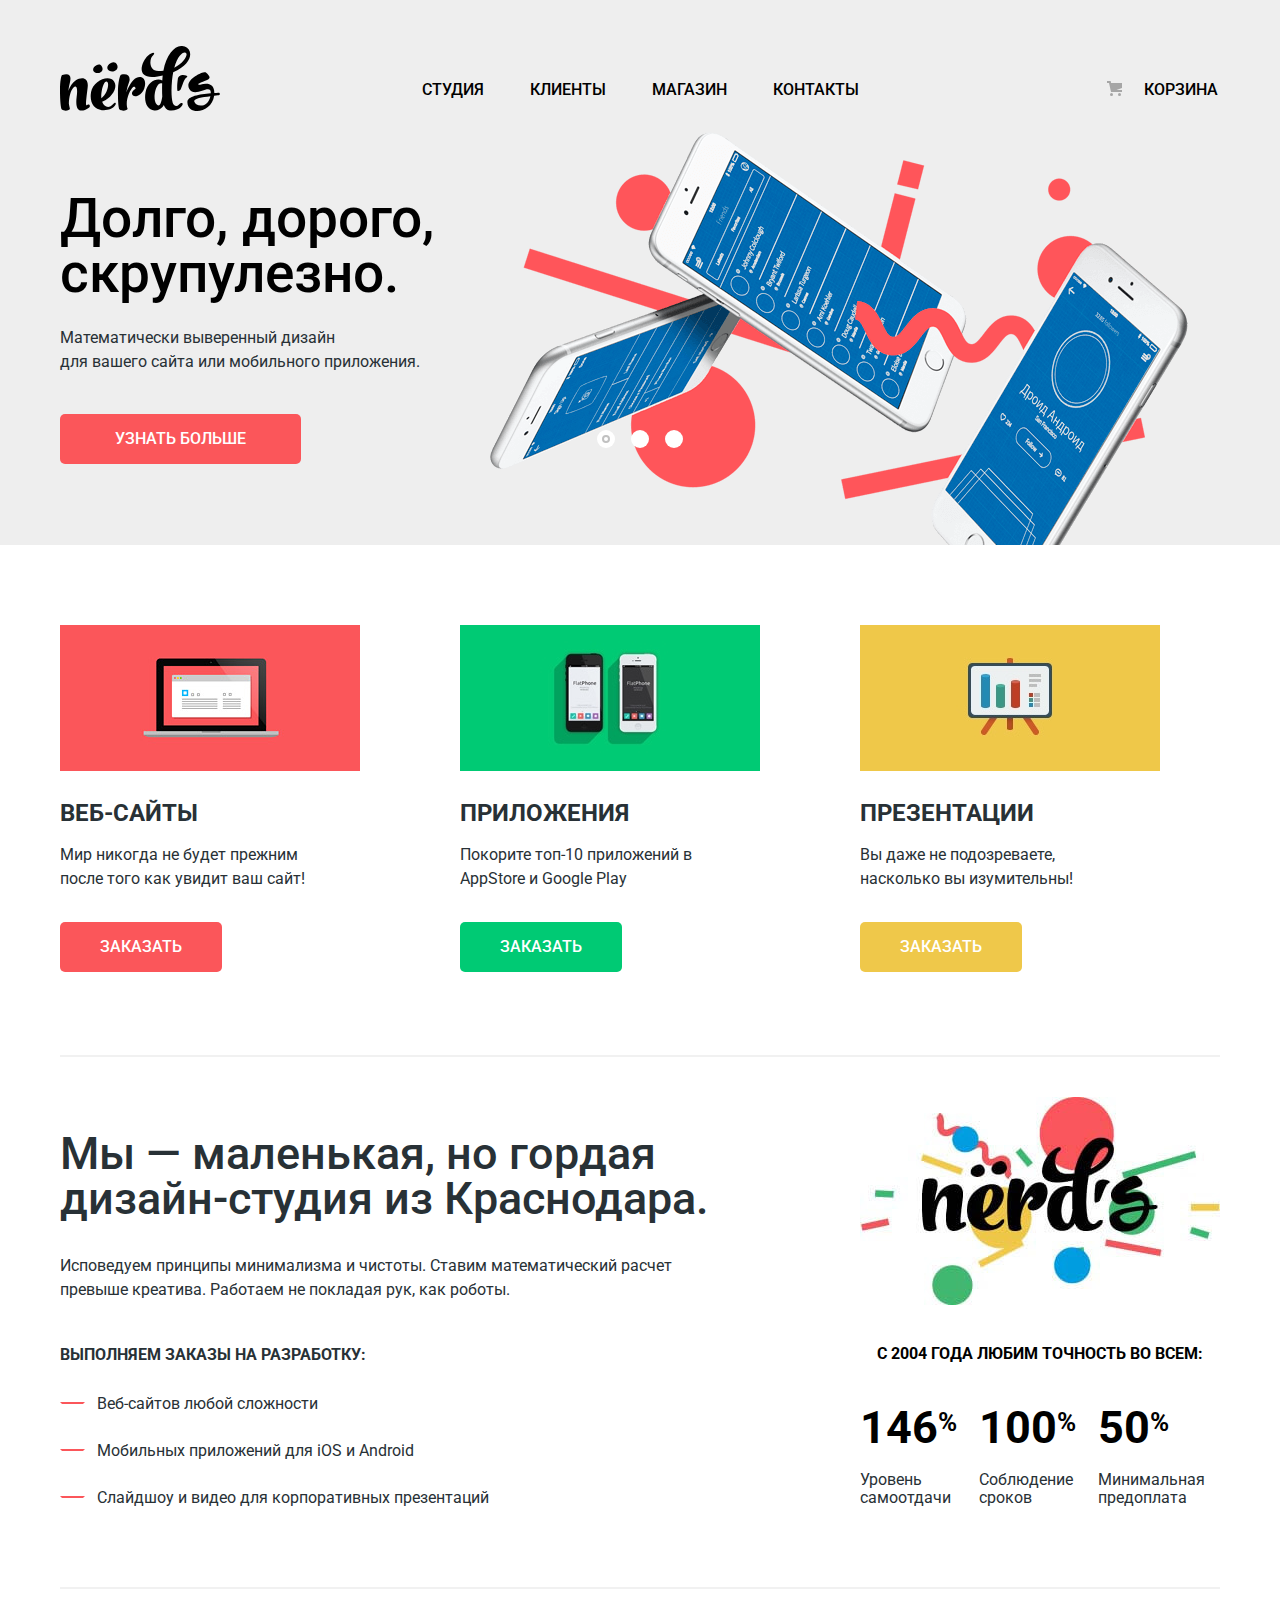
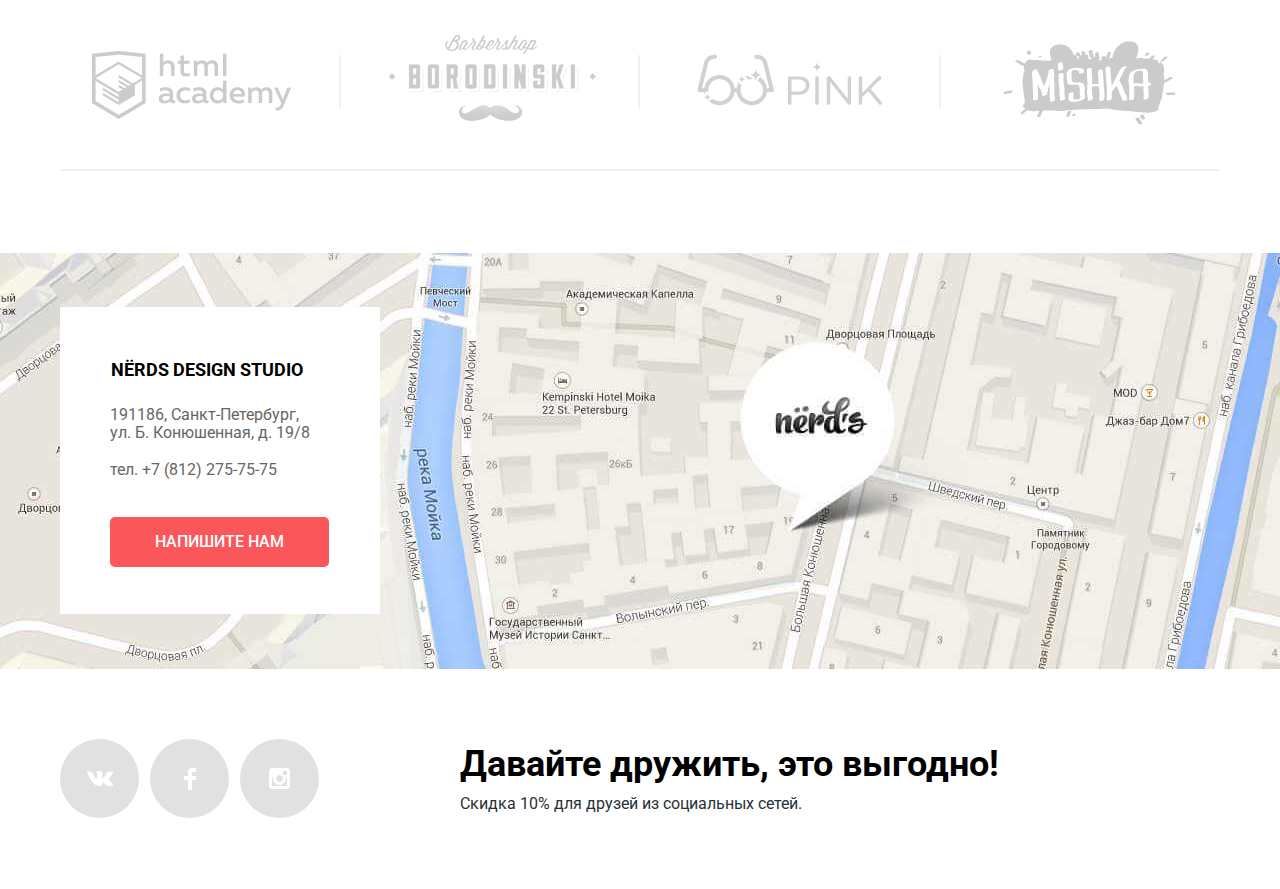
<file: index.html>
<!DOCTYPE html>
<html lang="ru">

<head>
  <meta charset="UTF-8">
  <title>Дизайн-студия NERD'S</title>
  <meta name="format-detection" content="telephone=no">
  <link href="https://fonts.googleapis.com/css?family=Roboto:400,500,700&amp;subset=cyrillic" rel="stylesheet">
  <link href="css/normalize.css" rel="stylesheet">
  <link href="css/style-min.css" rel="stylesheet">
</head>

<body>
  <header class="main-header">
    <div class="wrapper">
      <nav class="main-nav">
        <a class="main-header-logo" href="#">
          <img src="img/nerds-logo.svg" width="160" height="65" alt="Логотип нердс">
        </a>
        <ul class="main-nav-menu">
          <li class="menu-item"><a href="index.html">Студия</a></li>
          <li class="menu-item"><a href="clients.html">Клиенты</a></li>
          <li class="menu-item"><a href="catalog.html">Магазин</a></li>
          <li class="menu-item"><a href="contacts.html">Контакты</a></li>
          <li class="menu-item menu-item-cart"><a href="cart.html">Корзина</a></li>
        </ul>
      </nav>
      <div class="header-slider">
        <div class="slider-switches">
          <span class="checked"></span>
          <span></span>
          <span></span>
        </div>
        <ul class="sliders">
          <li class="slide-1">
            <div class="slider-info">
              <h1 class="visually-hidden">Дизайн студия NERD'S</h1>
              <b>Долго, дорого, скрупулезно.</b>
              <p>Математически выверенный дизайн
                <br> для вашего сайта или мобильного приложения.</p>
              <a class="button header-info-btn" href="#">УЗНАТЬ БОЛЬШЕ</a>
            </div>
          </li>
          <li class="slide-2 visually-hidden">
            <div class="slider-info">
              <h1 class="visually-hidden">Дизайн студия NERD'S</h1>
              <b>Любим математику как никто другой</b>
              <p>Никакого креатива, только математические формулы для расчета идеальных пропорций.</p>
              <a class="button header-info-btn" href="#">УЗНАТЬ БОЛЬШЕ</a>
            </div>
          </li>
          <li class="slide-3 visually-hidden">
            <div class="slider-info">
              <h1 class="visually-hidden">Дизайн студия NERD'S</h1>
              <b>Только ночь,<br> только хардкор</b>
              <p>Работать днем, как все? Мы против этого.
                <br> Ближе к полуночи работа только начинается.</p>
              <a class="button header-info-btn" href="#">УЗНАТЬ БОЛЬШЕ</a>
            </div>
          </li>
        </ul>
      </div>
    </div>
  </header>
  <section class="services">
    <div class="wrapper">
      <h2 class="visually-hidden">Услуги компании</h2>
      <div class="services-item">
        <img src="img/illustration-1-jpg.jpg" width="300" height="146" alt="Картинка веб-сайта">
        <h3>Веб-сайты</h3>
        <p>Мир никогда не будет прежним после того как увидит ваш сайт!</p>
        <a class="button red" href="#">ЗАКАЗАТЬ</a>
      </div>
      <div class="services-item">
        <img src="img/illustration-2-jpg.jpg" width="300" height="146" alt="Картинка мобильного приложения">
        <h3>Приложения</h3>
        <p>Покорите топ-10 приложений в AppStore и Google Play</p>
        <a class="button green" href="#">ЗАКАЗАТЬ</a>
      </div>
      <div class="services-item sevices-item-present">
        <img src="img/illustration-3-jpg.jpg" width="300" height="146" alt="Картинка презентации">
        <h3>Презентации</h3>
        <p>Вы даже не подозреваете, насколько вы изумительны!</p>
        <a class="button yellow" href="#">ЗАКАЗАТЬ</a>
      </div>
    </div>
  </section>
  <section class="description">
    <div class="wrapper">
      <h2 class="visually-hidden">Описание студии NERD'S</h2>
      <div class="description-block-left">
        <b>Мы — маленькая, но гордая дизайн-студия из Краснодара.</b>
        <p>Исповедуем принципы минимализма и чистоты. Ставим математический расчет превыше креатива. Работаем не покладая рук, как роботы.</p>
        <strong>Выполняем заказы на разработку:</strong>
        <ul class="descripion-services">
          <li class="description-services-item">Веб-сайтов любой сложности</li>
          <li class="description-services-item">Мобильных приложений для iOS и Android</li>
          <li class="description-services-item">Слайдшоу и видео для корпоративных презентаций</li>
        </ul>
      </div>
      <div class="description-block-right">
        <img src="img/nerds-illustration.jpg" width="360" height="208" alt="Картинка логотипа NERD'S">
        <strong>с 2004 года Любим точность во всем:</strong>
        <ul class="percent-ratio">
          <li>
            <b>146</b><sup>&#37;</sup>
            <span>Уровень самоотдачи</span>
          </li>
          <li>
            <b>100</b><sup>&#37;</sup>
            <span>Соблюдение сроков</span>
          </li>
          <li>
            <b>50</b><sup>&#37;</sup>
            <span>Минимальная предоплата</span>
          </li>
        </ul>
      </div>
    </div>
  </section>
  <section class="links">
    <div class="wrapper">
      <h2 class="visually-hidden">Ссылки на наших партнеров</h2>
      <ul class="links-list">
        <li>
          <a href="https://htmlacademy.ru/intensive/htmlcss">
            <img src="img/logo-1.png" width="260" height="180" alt="Картинка логотипа HTML Academy">
          </a>
        </li>
        <li>
          <a href="#">
            <img src="img/logo-2.png" width="260" height="180" alt="Картинка логотипа Барбершоп Бородинский">
          </a>
        </li>
        <li>
          <a href="#">
            <img src="img/logo-3.png" width="260" height="180" alt="Картинка логотипа Пинк">
          </a>
        </li>
        <li>
          <a href="#">
            <img src="img/logo-4.png" width="260" height="180" alt="Картинка логотипа Мишка">
          </a>
        </li>
      </ul>
    </div>
  </section>
  <section class="map">
    <div class="wrapper">
      <h2 class="visually-hidden">Наши контакты и адрес на карте</h2>
      <div class="map-contacts">
        <h3>NЁRDS DESIGN STUDIO</h3>
        <p>191186, Санкт-Петербург, ул. Б. Конюшенная, д. 19/8</p>
        <p>тел. +7 (812) 275-75-75</p>
        <a class="button map-btn" href="writeus.html">Напишите нам</a>
      </div>
    </div>
  </section>
  <footer class="main-footer">
    <div class="wrapper">
      <ul class="footer-social">
        <li><a class="social-icon vk-icon" href="#"><span class="visually-hidden">ВКонтакте</span></a></li>
        <li><a class="social-icon fb-icon" href="#"><span class="visually-hidden">Фейсбук</span></a></li>
        <li><a class="social-icon insta-icon" href="#"><span class="visually-hidden">Инстаграм</span></a></li>
      </ul>
      <p class="footer-promo">
        <b>Давайте дружить, это выгодно!</b>
        <span>Скидка 10% для друзей из социальных сетей.</span>
      </p>
    </div>
  </footer>
  <section class="modal">
    <div class="wrapper">
      <h2>Напишите нам</h2>
      <form class="modal-form" action="https://echo.htmlacademy.ru" method="post">
        <p>
          <label for="form-name">Ваше имя:</label>
          <input id="form-name" type="text" name="name" placeholder="Имя Фамилия">
        </p>
        <p>
          <label for="form-email">Ваш e-mail:</label>
          <input id="form-email" type="email" name="email" placeholder="email@example.com">
        </p>
        <p>
          <label for="form-message">Текст письма:</label>
          <textarea id="form-message" name="message">
            В свободной форме
          </textarea>
        </p>
        <button class="button" type="submit">ОТПРАВИТЬ</button>
      </form>
      <span class="modal-close"><span class="visually-hidden">закрыть модальное окно</span></span>
    </div>
  </section>
</body>

</html>
</file>
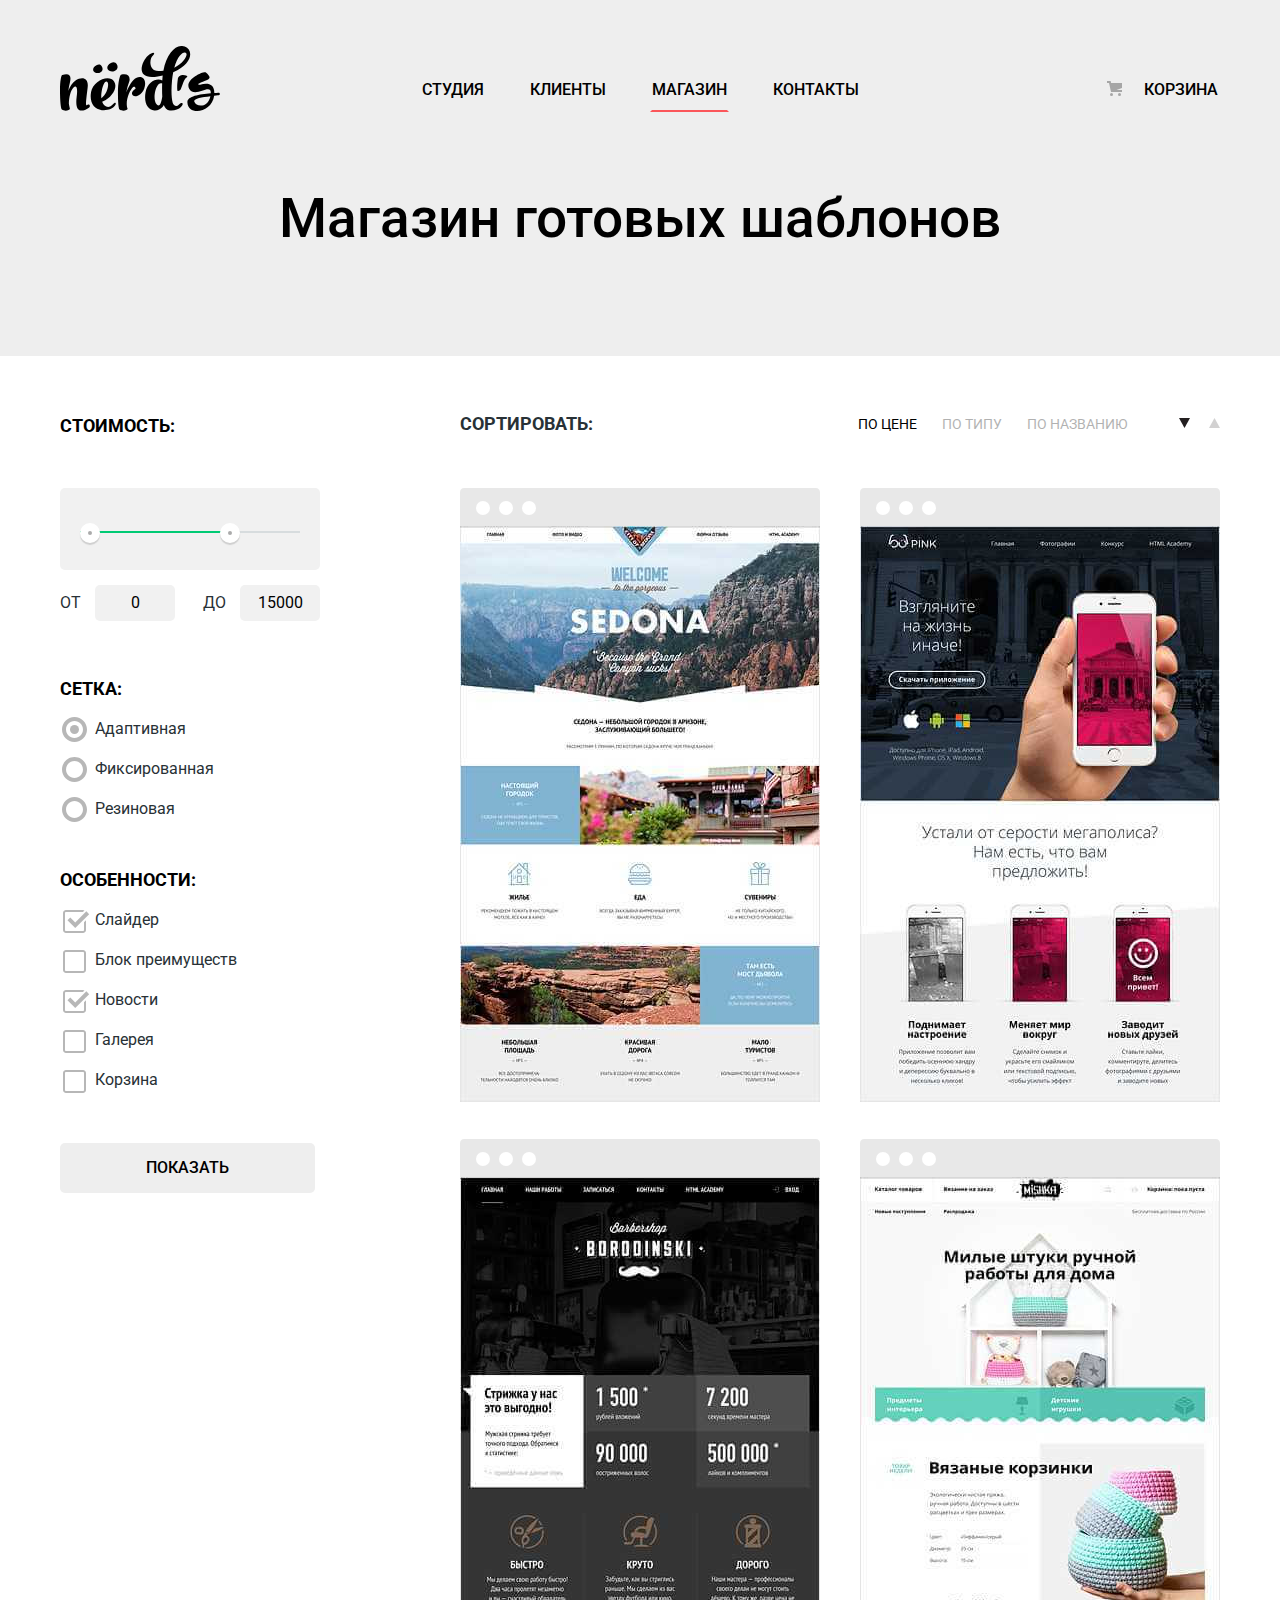
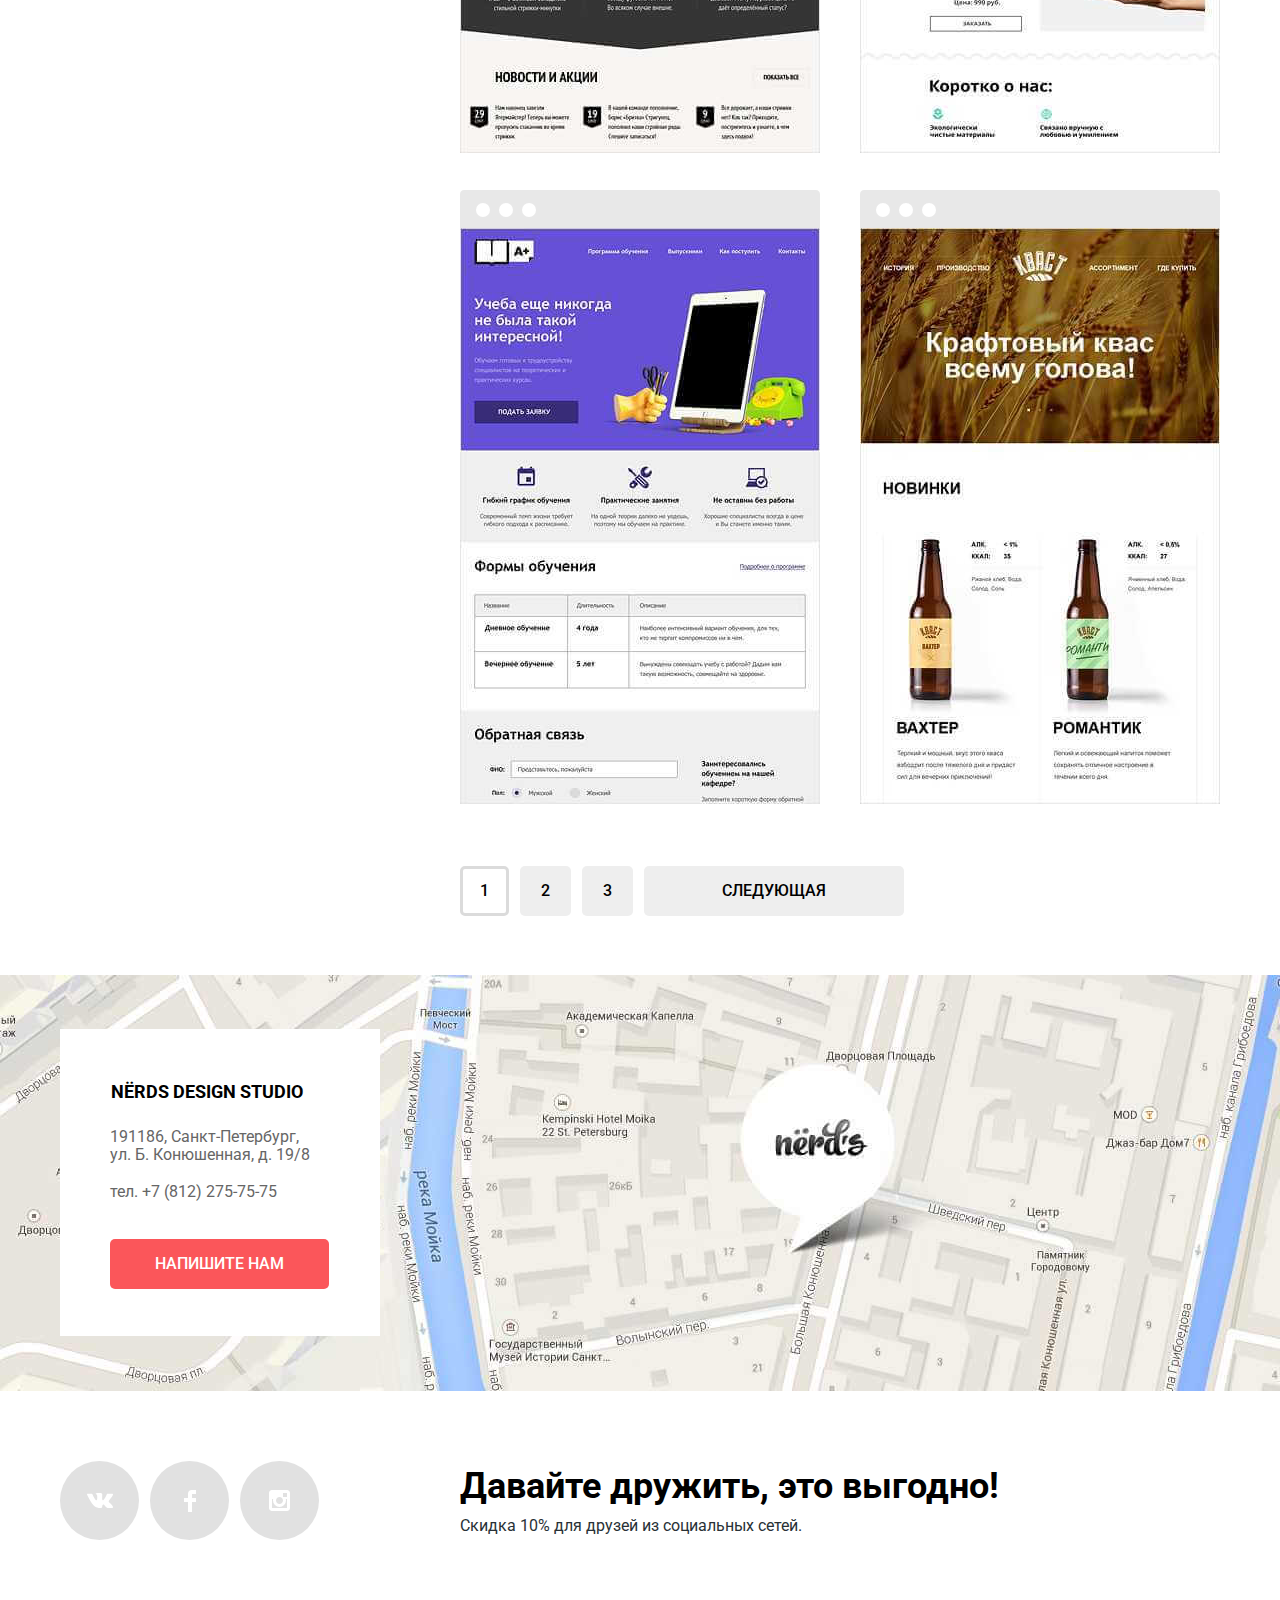
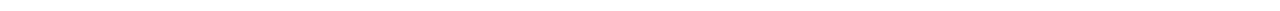
<file: catalog.html>
<!DOCTYPE html>
<html lang="ru">
<head>
  <meta charset="UTF-8">
  <title>Дизайн-студия NERD'S</title>
  <meta name="format-detection" content="telephone=no">
  <link href="https://fonts.googleapis.com/css?family=Roboto:400,500,700&amp;subset=cyrillic" rel="stylesheet">
  <link href="css/normalize.css" rel="stylesheet">
  <link href="css/style-min.css" rel="stylesheet">
</head>
<body class="catalog-page">
  <header class="main-header">
    <div class="wrapper">
      <nav class="main-nav">
        <a class="main-header-logo" href="index.html">
          <img src="img/nerds-logo.svg" width="160" height="65" alt="Логотип">
        </a>
        <ul class="main-nav-menu">
          <li class="menu-item"><a href="index.html">Студия</a></li>
          <li class="menu-item"><a href="clients.html">Клиенты</a></li>
          <li class="menu-item menu-item-active"><a href="catalog.html">Магазин</a></li>
          <li class="menu-item"><a href="contacts.html">Контакты</a></li>
          <li class="menu-item menu-item-cart"><a href="cart.html">Корзина</a></li>
        </ul>
      </nav>
      <h1>Магазин готовых шаблонов</h1>
    </div>
  </header>
  <main class="main-catalog">
    <div class="wrapper">
      <section class="filters">
        <h2 class="visually-hidden">Каталог шаблонов</h2>
        <form class="filter" method="get" action="https://echo.htmlacademy.ru">
          <fieldset class="filter-item">
            <legend>Стоимость:</legend>
            <div class="range-filter">
              <div class="range-controls">
                <div class="scale">
                  <div class="bar" style="width:65%"></div>
                </div>
                <div class="toggle toggle-min"></div>
                <div class="toggle toggle-max"></div>
              </div>
              <div class="price-controls">
                <label class="min-price">от
                  <input name="min-price" type="text" value="0">
                </label>
                <label class="max-price">до
                  <input name="max-price" type="text" value="15000">
                </label>
              </div>
            </div>
          </fieldset>
          <fieldset class="grid-group">
            <legend>Сетка:</legend>
            <ul>
              <li class="filter-option">
                <input class="visually-hidden filter-input filter-input-radio" type="radio" name="product-group" value="adaptive" id="adaptive-item" checked>
                <label for="adaptive-item">Адаптивная</label>
              </li>
              <li class="filter-option">
                <input class="visually-hidden filter-input filter-input-radio" type="radio" name="product-group" value="fixed" id="fixed-item">
                <label for="fixed-item">Фиксированная</label>
              </li>
              <li class="filter-option">
                <input class="visually-hidden filter-input filter-input-radio" type="radio" name="product-group" value="grid" id="grid-item">
                <label for="grid-item">Резиновая</label>
              </li>
            </ul>
          </fieldset>
          <fieldset class="features">
            <legend>Особенности:</legend>
            <ul>
              <li class="filter-option">
                <input class="visually-hidden filter-input filter-input-checkbox" type="checkbox" name="slider" id="slider-item" checked>
                <label for="slider-item">Слайдер</label>
              </li>
              <li class="filter-option">
                <input class="visually-hidden filter-input filter-input-checkbox" type="checkbox" name="features" id="features-item">
                <label for="features-item">Блок преимуществ</label>
              </li>
              <li class="filter-option">
                <input class="visually-hidden filter-input filter-input-checkbox" type="checkbox" name="news" id="news-item" checked>
                <label for="news-item">Новости</label>
              </li>
              <li class="filter-option">
                <input class="visually-hidden filter-input filter-input-checkbox" type="checkbox" name="gallery" id="gallery-item">
                <label for="gallery-item">Галерея</label>
              </li>
              <li class="filter-option">
                <input class="visually-hidden filter-input filter-input-checkbox" type="checkbox" name="cart" id="cart-item">
                <label for="cart-item">Корзина</label>
              </li>
            </ul>
          </fieldset>
          <button type="submit" class="filter-button button">Показать</button>
        </form>
      </section>
      <section class="catalog">
        <h2 class="visually-hidden">Форма рассчета стоимости</h2>
        <div class="catalog-filter">
          <b>Сортировать:</b>
          <ul class="catalog-filter-menu">
            <li class="filter-menu-item filter-menu-active"><a>По цене</a></li>
            <li class="filter-menu"><a href="#">По типу</a></li>
            <li class="filter-menu"><a href="#">По названию</a></li>
          </ul>
          <ul class="filter-triangles">
            <li class="filter-triangle"><a class="filter-triangle-down filter-tiangle-active"><span class="visually-hidden">по убыванию</span></a></li>
            <li class="filter-triangle"><a class="filter-triangle-up" href="#"><span class="visually-hidden">по возрастанию</span></a></li>
          </ul>
        </div>
        <div class="catalog-product">
          <article class="product-item item-sedona">
            <h1 class="visually-hidden">Шаблон сайта Седона</h1>
            <div class="top">
              <img src="img/browser.svg" width="360" height="43" alt="Верхняя панель шаблона макета Седона">
            </div>
            <img src="img/img-sedona.jpg" width="360" height="575" alt="Макет Седона">
            <div class="product-description description-sedona">
              <a href="#"><h3>Sedona</h3></a>
              <p>Информационный сайт для туристов</p>
              <a class="button product-description-btn" href="#">9 900 руб.</a>
            </div>
          </article>
          <article class="product-item item-pink">
            <h1 class="visually-hidden">Шаблон приложения Пинк</h1>
            <div class="top">
              <img src="img/browser.svg" width="360" height="43" alt="Верхняя панель шаблона макета Пинк">
            </div>
            <img src="img/img-pink.jpg" width="360" height="575" alt="Макет приложения Пинк">
            <div class="product-description description-pink">
              <a href="#"><h3>Pink App</h3></a>
              <p>Продуктовый приложения для iOS и Android</p>
              <a class="button product-description-btn" href="#">9 900 руб.</a>
            </div>
          </article>
          <article class="product-item item-barbershop">
            <h1 class="visually-hidden">Макет сайта Барбершоп</h1>
            <div class="top">
              <img src="img/browser.svg" width="360" height="43" alt="Верхняя панель шаблона макета Барбершоп">
            </div>
            <img src="img/img-barbershop.jpg" width="360" height="575" alt="Макет Барбершоп">
            <div class="product-description description-barbershop">
              <a href="#"><h3>Barbershop</h3></a>
              <p>Сайт салоны красоты. Для мужчин, да.</p>
              <a class="button product-description-btn" href="#">9 900 руб.</a>
            </div>
          </article>
          <article class="product-item item-mishka">
            <h1 class="visually-hidden">Макет сайта Мишка</h1>
            <div class="top">
              <img src="img/browser.svg" width="360" height="43" alt="Верхняя панель шаблона макета Мишка">
            </div>
            <img src="img/img-mishka.jpg" width="360" height="575" alt="Макет интернет-магазина Мишка">
            <div class="product-description description-mishka">
              <a href="#"><h3>MISHKA</h3></a>
              <p>Интернет-магазин вязаных игрушек</p>
              <a class="button product-description-btn" href="#">9 900 руб.</a>
            </div>
          </article>
          <article class="product-item item-aplus">
            <div class="top">
              <img src="img/browser.svg" width="360" height="43" alt="Верхняя панель шаблона макета А Плюс">
            </div>
            <img src="img/img-aplus.jpg" width="360" height="575" alt="Макет А Плюс">
            <div class="product-description description-aplus">
              <a href="#"><h3>A Plus</h3></a>
              <p>Лендинг курсов повышения квалификации</p>
              <a class="button product-description-btn" href="#">9 900 руб.</a>
            </div>
          </article>
          <article class="product-item item-kvast">
            <h1 class="visually-hidden">Макет сайта Кваст</h1>
            <div class="top">
              <img src="img/browser.svg" width="360" height="43" alt="Верхняя панель шаблона макета Кваст">
            </div>
            <img src="img/img-kvast.jpg" width="360" height="575" alt="Макет Кваст">
            <div class="product-description description-kvast">
              <a href="#"><h3>КВАСТ</h3></a>
              <p>Промо-сайт производителя крафтового кваса</p>
              <a class="button product-description-btn" href="#">9 900 руб.</a>
            </div>
          </article>
        </div>
        <ul class="pagination-list">
          <li class="pagination-item pagination-item-active"><a href="#">1</a></li>
          <li class="pagination-item"><a href="#">2</a></li>
          <li class="pagination-item"><a href="#">3</a></li>
          <li class="pagination-item pagination-button"><a href="#">следующая</a></li>
        </ul>
      </section>
    </div>
  </main>
  <section class="map">
    <div class="wrapper">
      <h2 class="visually-hidden">Наши контакты и адрес на карте</h2>
      <div class="map-contacts">
        <h3>NЁRDS DESIGN STUDIO</h3>
        <p>191186, Санкт-Петербург, ул. Б. Конюшенная, д. 19/8</p>
        <p>тел. +7 (812) 275-75-75</p>
        <a class="button map-btn" href="writeus.html">Напишите нам</a>
      </div>
    </div>
  </section>
  <footer class="main-footer">
    <div class="wrapper">
      <ul class="footer-social">
        <li><a class="social-icon vk-icon" href="#"><span class="visually-hidden">ВКонтакте</span></a></li>
        <li><a class="social-icon fb-icon" href="#"><span class="visually-hidden">Фейсбук</span></a></li>
        <li><a class="social-icon insta-icon" href="#"><span class="visually-hidden">Инстаграм</span></a> </li>
      </ul>
      <p class="footer-promo">
        <b>Давайте дружить, это выгодно!</b>
        <span>Скидка 10% для друзей из социальных сетей.</span>
      </p>
    </div>
  </footer>
  <section class="modal">
    <div class="wrapper">
      <h2>Напишите нам</h2>
      <form class="modal-form" action="https://echo.htmlacademy.ru" method="post">
        <p>
          <label for="form-name">Ваше имя:</label>
          <input id="form-name" type="text" name="name" placeholder="Имя Фамилия">
        </p>
        <p>
          <label for="form-email">Ваш e-mail:</label>
          <input id="form-email" type="email" name="email" placeholder="email@example.com">
        </p>
        <p>
          <label for="form-message">Текст письма:</label>
          <textarea id="form-message" name="message">
            В свободной форме
          </textarea>
        </p>
        <button class="button modal-btn" type="submit">ОТПРАВИТЬ</button>
      </form>
      <span class="modal-close"><span class="visually-hidden">закрыть модальное окно</span></span>
    </div>
  </section>
</body>
</html>
</file>
<file: css/style-min.css>
body{margin:0;padding:0;font-family:"Roboto",Arial,sans-serif;font-size:16px;line-height:24px;font-weight:400;color:#283136;background-color:#fff}
a{text-decoration:none}
img{width:100%;height:auto}
html{-webkit-box-sizing:border-box;box-sizing:border-box}
*,*::before,*::after{-webkit-box-sizing:inherit;box-sizing:inherit}
.visually-hidden:not(:focus):not(:active),input[type="checkbox"].visually-hidden,input[type="radio"].visually-hidden{position:absolute;width:1px;height:1px;margin:-1px;border:0;padding:0;white-space:nowrap;-webkit-clip-path:inset(100%);clip-path:inset(100%);clip:rect(0 0 0 0);overflow:hidden}
.button{font:inherit;display:inline-block;padding:16px 40px;font-weight:500;line-height:18px;text-align:center;vertical-align:middle;text-transform:uppercase;color:#fff;border:none;border-radius:5px;background-color:#fb565a}
.main-nav-menu,.sliders,.slider-switches,.descripion-services,.percent-ratio,.links-list,.footer-social{margin:0;padding:0;list-style:none}
.main-header-logo img{width:160px;height:65px}
.main-header-logo:hover{opacity:.8}
.main-header-logo:focus,.main-header-logo:active{opacity:.3}
.main-nav-menu a:hover{color:rgb(251,86,90)}
.main-nav-menu a:focus,.main-nav-menu a:active{color:rgba(0,0,0,.3)}
.main-header{min-width:1160px;background-color:#eee;margin-bottom:80px}
.main-header .wrapper{width:1160px;margin:0 auto}
.main-nav{display:-webkit-box;display:-ms-flexbox;display:flex;-webkit-box-align:center;-ms-flex-align:center;align-items:center;padding-top:46px}
.main-header-logo{margin-right:200px}
.main-nav-menu{display:-webkit-box;display:-ms-flexbox;display:flex;-ms-flex-wrap:wrap;flex-wrap:wrap;-webkit-box-align:center;-ms-flex-align:center;align-items:center;width:800px;margin-top:20px}
.main-nav-menu li{margin-right:42px}
.main-nav-menu .menu-item-cart{position:relative;margin-left:auto;margin-right:0;padding-left:45px}
.menu-item-cart::before{content:"";position:absolute;width:18px;height:18px;top:8px;left:10px;background-image:url("../img/cart-icon.svg");background-repeat:no-repeat;background-position:0 0}
.menu-item a{display:block;padding-bottom:5px;font-weight:500;line-height:30px;text-decoration:none;text-transform:uppercase;vertical-align:bottom;text-align:center;border:2px solid transparent;color:#000}
.menu-item-active a{border-bottom-color:#fb565a}
.header-slider{position:relative}
.slider-switches{position:absolute;z-index:1;top:312px;left:50%;margin-left:-43px;display:flex;justify-content:space-between;width:86px}
.slider-switches .checked{position:relative}
.checked::before{content:"";position:absolute;top:5px;left:5px;width:8px;height:8px;border:2px solid #c1c1c1;border-radius:50px}
.slider-switches span{display:block;width:18px;height:18px;border-radius:50%;background-color:#fff}
.slider-info{max-width:600px}
.slider-info b{display:block;padding-top:73px;padding-bottom:25px;font-size:55px;font-weight:500;line-height:55px;color:#000}
.slide-1{background-image:url(../img/slide1.png);background-repeat:no-repeat;background-position:430px bottom;padding-bottom:81px}
.slide-2{background-image:url(../img/slide2.png);background-repeat:no-repeat;background-position:right 0;padding-bottom:80px}
.slide-3{background-image:url(../img/slide3.png);background-repeat:no-repeat;background-position:right 10px;padding-bottom:80px}
.header-info-btn{padding-left:55px;padding-right:55px}
.header-info-btn:hover{background-color:#e74246}
.header-info-btn:focus,.header-info-btn:active{opacity:.3;-webkit-box-shadow:inset 0 3px 0 rgba(0,1,1,.1);box-shadow:inset 0 3px 0 rgba(0,1,1,.1);background-color:#d7373b}
.slider-info p{max-width:420px;margin:0;padding:0;padding-bottom:40px}
.services .wrapper{width:1160px;margin:0 auto;display:-webkit-box;display:-ms-flexbox;display:flex;padding-bottom:83px}
.services-item{margin-right:100px}
.services-item img{min-width:300px}
.services-item h3{margin:0;padding:0;padding-top:20px;padding-bottom:15px;font-size:24px;font-weight:700;line-height:30px;text-transform:uppercase}
.services-item p{width:245px;margin:0;padding:0;margin-bottom:31px}
a.red{background-color:#fb565a}
a.red:hover{background-color:#e74246}
a.red:focus{-webkit-box-shadow:inset 0 3px 0 rgba(0,1,1,.1);box-shadow:inset 0 3px 0 rgba(0,1,1,.1);background-color:#d7373b}
a.green{background-color:#00ca74}
a.green:hover{background-color:#00bc6c}
a .green:focus{-webkit-box-shadow:inset 0 3px 0 rgba(0,1,1,.1);box-shadow:inset 0 3px 0 rgba(0,1,1,.1);background-color:#00aa62}
a.yellow{background-color:#efc84a}
a.yellow:hover{background-color:#eab534}
a .yellow:focus{-webkit-box-shadow:inset 0 3px 0 rgba(0,1,1,.1);box-shadow:inset 0 3px 0 rgba(0,1,1,.1);background-color:#e5a722}
.description .wrapper{width:1160px;margin-bottom:72px;padding-bottom:54px;margin:0 auto;display:-webkit-box;display:-ms-flexbox;display:flex;-webkit-box-pack:justify;-ms-flex-pack:justify;justify-content:space-between;border:2px solid #f1f1f1;border-left:transparent;border-right:transparent}
.description-block-left{width:680px;padding-top:74px}
.description-block-left b{display:block;font-size:45px;font-weight:500;line-height:45px;margin-bottom:33px}
.description-block-left p{margin:0;padding:0;margin-bottom:41px}
.description-block-left strong{display:block;padding-bottom:25px;text-transform:uppercase}
.description-block-left li{position:relative;padding-left:37px;margin-bottom:23px}
.description-block-left li:first-child::before{content:"";position:absolute;top:10px;left:0;width:25px;height:25px;border:2px solid transparent;border-top-color:#fb565a}
.description-block-left li:nth-child(2)::before{content:"";position:absolute;top:10px;left:0;width:25px;height:25px;border:2px solid transparent;border-top-color:#fb565a}
.description-block-left li:nth-child(3)::before{content:"";position:absolute;top:10px;left:0;width:25px;height:25px;border:2px solid transparent;border-top-color:#fb565a}
.description-block-right{width:360px;padding-top:40px}
.description-block-right strong{display:block;font-size:16px;font-weight:700;line-height:24px;text-align:center;text-transform:uppercase;color:#000;margin-top:30px;margin-bottom:57px}
.percent-ratio{display:-webkit-box;display:-ms-flexbox;display:flex;margin:0;padding:0}
.percent-ratio li{margin-right:22px}
.percent-ratio li:last-child{margin-right:0}
.percent-ratio b{font-size:45px;font-weight:700;line-height:10.06px;color:#000}
.percent-ratio sup{vertical-align:top;font-size:26px;line-height:24px;font-weight:700;color:#000}
.percent-ratio span{display:block;margin-top:21px;line-height:18px}
.links .wrapper{width:1160px;margin:0 auto;margin-bottom:77px}
.links-list{display:-webkit-box;display:-ms-flexbox;display:flex;-webkit-box-pack:justify;-ms-flex-pack:justify;justify-content:space-between;border-bottom:2px solid #f1f1f1}
.links-list li{position:relative}
.links-list a{display:block}
.links-list li::before{content:"";position:absolute;top:65px;right:-21px;width:1px;height:55px;border:2px solid transparent;border-right-color:#f1f1f1}
.links-list li:nth-child(2)::before{right:-20px}
.links-list li:nth-child(3)::before{right:-21px}
.links-list li:last-child::before{display:none}
.links-list img{opacity:.2;display:block}
.links-list img:hover{opacity:1}
.links-list img:active{opacity:.1}
.map{background-image:url("../img/map-group.jpg");background-repeat:no-repeat;background-position:center;padding-top:58px;padding-bottom:58px}
.map .wrapper{width:1160px;margin:0 auto;border-top:1px solid transparent;border-bottom:1px solid transparent}
.map-contacts{width:320px;padding-left:50px;background-color:#fff;padding-top:47px}
.map-contacts h3{margin:0;padding:0;margin-bottom:20px;font-size:18px;font-weight:700;line-height:30px;color:#000;text-align:left;border:1px solid transparent;text-transform:uppercase}
.map-contacts p{width:210px;color:#666;line-height:18px;margin-bottom:19px}
.map-btn{margin-top:19px;margin-bottom:47px;padding:16px 45px}
.main-footer{padding-top:57px}
.main-footer .wrapper{width:1160px;margin:0 auto;padding-bottom:57px;display:-webkit-box;display:-ms-flexbox;display:flex;-webkit-box-pack:start;-ms-flex-pack:start;justify-content:flex-start}
.footer-social{display:-webkit-box;display:-ms-flexbox;display:flex;margin:0;padding:0;margin-right:140px;width:260px;-webkit-box-pack:justify;-ms-flex-pack:justify;justify-content:space-between;padding-top:9px}
.footer-social a{position:relative;display:block;width:80px}
.vk-icon::before{content:"";position:absolute;width:79px;height:79px;border-radius:50%;background-image:url("../img/vk-icon.svg");background-repeat:no-repeat;background-position:center;background-color:#e1e1e1}
.fb-icon::before{content:"";position:absolute;width:79px;height:79px;border-radius:50%;background-image:url("../img/fb-icon.svg");background-repeat:no-repeat;background-position:center;background-color:#e1e1e1}
.insta-icon::before{content:"";position:absolute;width:79px;height:79px;border-radius:50%;background-image:url("../img/insta-icon.svg");background-repeat:no-repeat;background-position:center;background-color:#e1e1e1}
.footer-social a:hover::before{background-color:#e74246}
.footer-social a:focus::before,.footer-social a:active::before{-webkit-box-shadow:inset 0 3px 0 rgba(0,1,1,.1);box-shadow:inset 0 3px 0 rgba(0,1,1,.1);background-color:#d7373b}
.footer-promo b{display:block;-webkit-box-sizing:content-box;box-sizing:content-box;margin-bottom:10px;font-size:36px;font-weight:700;line-height:36px;color:#000}
.footer-promo span{display:block}
.catalog-page .main-header{margin-bottom:58px}
.main-header h1{margin:0;padding:0;font-size:55px;font-weight:500;line-height:55px;color:#000;text-align:center;padding-top:73px;padding-bottom:110px}
.catalog-page .main-header{margin-bottom:55px}
.main-catalog .wrapper{width:1160px;margin:0 auto;display:-webkit-box;display:-ms-flexbox;display:flex;-webkit-box-pack:justify;-ms-flex-pack:justify;justify-content:space-between;margin-bottom:54px}
.filters{width:260px}
.filter fieldset{margin:0;padding:0;border:none;margin-bottom:53px}
.filter .grid-group{margin-bottom:2px}
.filter legend{margin-bottom:15px;font-size:18px;font-weight:700;line-height:30px;text-transform:uppercase;color:#000}
.filter-item legend{margin-bottom:47px}
.range-controls{position:relative;height:82px;margin-bottom:15px;padding-top:43px;padding-right:20px;padding-left:20px;background-color:#f1f1f1;border-radius:5px}
.range-controls .scale{height:2px;background:#d7dcde}
.range-controls .bar{width:70%;height:2px;background:#00ca74}
.range-controls .toggle{position:absolute;top:35px;left:0;width:20px;height:20px;padding:0;border:8px solid #fff;background-color:#ababab;-webkit-box-shadow:0 2px 1px 0 #cfcfcf;box-shadow:0 2px 1px 0 #cfcfcf;border-radius:50%;cursor:pointer}
.range-controls .toggle-min{left:20px}
.range-controls .toggle-max{left:160px}
.price-controls{font-size:0}
.price-controls label{display:inline-block;width:50%;font-size:16px;text-transform:uppercase}
.price-controls input{width:80px;padding:6px 10px;margin-left:10px;font:inherit;text-align:center;border:none;border-radius:5px;background:#f1f1f1}
.max-price{text-align:right}
.filters ul{margin:0;padding:0;list-style:none;line-height:20px;color:#283136}
.filter-option{margin-bottom:20px;padding-left:35px}
.grid-group .filter-option:last-child{margin-bottom:44px}
.filter-option label{position:relative;display:block;color:#283136;cursor:pointer;-webkit-user-select:none;-moz-user-select:none;-ms-user-select:none;user-select:none}
.filter-input-radio + label::before{content:"";position:absolute;top:-3px;left:-34px;width:27px;height:27px;background-image:url("../img/radio-off.svg");background-repeat:no-repeat;background-position:center;opacity:.4}
.filter-input-radio:hover + label::before,.filter-input-radio:checked:hover + label::after,.filter-input-checkbox:hover + label::before,.filter-input-checkbox:checked:hover + label::after{opacity:1}
.filter-input-radio:checked + label::before{display:none}
.filter-input-radio:checked + label::after{content:"";position:absolute;top:-3px;left:-34px;width:27px;height:27px;background-image:url("../img/radio-on.svg");background-repeat:no-repeat;background-position:center;opacity:.4}
.filter-input-checkbox + label::before{content:"";position:absolute;top:0;left:-34px;width:27px;height:23px;background-image:url("../img/checkbox-off.svg");background-repeat:no-repeat;background-position:center;opacity:.4}
.filter-input-checkbox:checked + label::before{display:none}
.filter-input-checkbox:checked + label::after{content:"";position:absolute;top:0;left:-32px;width:27px;height:23px;background-image:url("../img/checkbox-on.svg");background-repeat:no-repeat;background-position:left center;opacity:.4}
.filter-input-checkbox:hover + label{color:#000}
.filter-input:disabled + label{opacity:.3}
.features li:last-child{margin-bottom:0}
.filter .filter-button{display:inline-block;padding:16px 86px;font-weight:500;text-align:center;vertical-align:middle;border-radius:5px;text-transform:uppercase;color:#000;background-color:#eee}
.filter-button:hover{background-color:#dfdfdf}
.filter-button:focus,.filter-button:active{-webkit-box-shadow:inset 0 3px 0 rgba(0,1,1,.1);box-shadow:inset 0 3px 0 rgba(0,1,1,.1);background-color:#d5d5d5}
.catalog{display:-webkit-box;display:-ms-flexbox;display:flex;-webkit-box-orient:vertical;-webkit-box-direction:normal;-ms-flex-direction:column;flex-direction:column;width:760px}
.catalog-filter{display:-webkit-box;display:-ms-flexbox;display:flex;width:760px;margin-bottom:55px;padding-top:4px}
.catalog-filter-menu{display:-webkit-box;display:-ms-flexbox;display:flex;margin:0;padding:0;list-style:none}
.catalog-filter-menu li{margin-right:25px}
.catalog-filter b{margin-right:265px;font-size:18px;font-weight:700;line-height:18px;text-transform:uppercase}
.catalog-filter-menu .filter-menu-active{font-size:14px;font-weight:400;line-height:18px;color:#000;text-transform:uppercase}
.catalog-filter .filter-menu a{display:block;opacity:.3;color:#000;font-size:14px;font-weight:400;line-height:18px;text-transform:uppercase}
.filter-menu a:hover{opacity:.6}
.filter-menu a:focus{opacity:1}
.filter-triangles{margin:0;padding:0;margin-right:0;margin-left:auto;list-style:none;display:-webkit-box;display:-ms-flexbox;display:flex;padding-right:3px}
.filter-triangles a{position:relative;display:block;width:30px}
.filter-triangle-down::before{content:"";position:absolute;width:15px;height:15px;top:0;left:20px;background-image:url("../img/icon-down-dir.svg");background-repeat:no-repeat;background-position:center;color:#000;opacity:.2}
.filter-triangle-up::before{content:"";position:absolute;width:15px;height:15px;top:0;left:20px;background-image:url("../img/icon-up-dir.svg");background-repeat:no-repeat;background-position:center;color:#000;opacity:.2}
.filter-triangle:hover .filter-triangle-down::before,.filter-triangle:hover .filter-triangle-up::before{opacity:.6}
.filter-triangle:active .filter-triangle-down::before{opacity:1}
.filter-triangle:active .filter-triangle-up::before{opacity:1}
.filter-tiangle-active.filter-triangle-down::before{opacity:1}
.catalog-product{display:-webkit-box;display:-ms-flexbox;display:flex;-ms-flex-wrap:wrap;flex-wrap:wrap;-webkit-box-pack:justify;-ms-flex-pack:justify;justify-content:space-between;margin-bottom:25px}
.catalog-product article{width:360px;margin-bottom:30px}
.product-item .top{opacity:.12;margin-bottom:-9px}
.product-description{width:360px;text-align:center;background-color:#eee}
.product-description h3{margin:0;margin-top:25px;margin-bottom:12px;padding:0;font-size:18px;font-weight:700;line-height:30px;text-transform:uppercase;color:#000}
.product-description p{margin:0;margin-left:auto;margin-right:auto;padding:0;width:205px;margin-bottom:25px;color:#666}
.description-barbershop p{width:190px}
.description-aplus p,.description-kvast p{width:240px}
.product-description .product-description-btn{margin-bottom:38px;padding:15px 60px;cursor:pointer}
.product-description-btn:hover{background-color:#e74246}
.product-description-btn:active{-webkit-box-shadow:inset 0 3px 0 rgba(0,1,1,.1);box-shadow:inset 0 3px 0 rgba(0,1,1,.1);background-color:#d7373b}
.item-sedona,.item-pink,.item-barbershop,.item-mishka,.item-aplus,.item-kvast{position:relative}
.description-sedona,.description-pink,.description-barbershop,.description-mishka,.description-aplus,.description-kvast{position:absolute;top:385px;display:none}
.item-sedona:hover .description-sedona,.item-pink:hover .description-pink,.item-barbershop:hover .description-barbershop,.item-mishka:hover .description-mishka,.item-aplus:hover .description-aplus,.item-kvast:hover .description-kvast{display:block}
.item-sedona:hover .top,.item-pink:hover .top,.item-barbershop:hover .top,.item-mishka:hover .top,.item-aplus:hover .top,.item-kvast:hover .top{opacity:1}
.pagination-list{margin:0;padding:0;list-style:none;display:-webkit-box;display:-ms-flexbox;display:flex;width:443px}
.pagination-list li{margin-right:11px}
.pagination-list li:last-child{margin-right:0}
.pagination-item a{display:inline-block;padding:13px 21px;text-align:center;vertical-align:middle;border-radius:5px;color:#000;font-weight:500;background-color:#eee}
.pagination-item-active a{display:inline-block;padding:10px 17px;border:3px solid #dbdbdb;border-radius:5px;background-color:#fff}
.pagination-list .pagination-item-active a:hover,.pagination-list .pagination-item-active a:focus,.pagination-list .pagination-item-active a:active{border:3px solid #dbdbdb;background-color:#fff}
.pagination-item a:hover{background-color:#dfdfdf}
.pagination-item a:focus,.pagination-item a:active{-webkit-box-shadow:inset 0 3px 0 rgba(0,1,1,.1);box-shadow:inset 0 3px 0 rgba(0,1,1,.1);background-color:#d5d5d5}
.pagination-button a{display:inline-block;padding:13px 78px;font-weight:500;font-size:16px;text-align:center;vertical-align:middle;border-radius:5px;text-transform:uppercase;background-color:#eee}
.modal{display:none;position:fixed;left:50%;top:50%;transform:translate(-50%,-50%);z-index:10;width:960px;margin:0 auto;background-color:#fff;border:1px solid transparent;-webkit-box-shadow:0 20px 40px rgba(0,1,1,.75);box-shadow:0 20px 40px rgba(0,1,1,.75)}
.modal .wrapper{width:760px;margin:0 auto}
.modal h2{margin:0;padding:0;padding-top:70px;margin-bottom:40px;font-size:45px;font-weight:500;line-height:45px;color:#000}
.modal-form{display:-webkit-box;display:-ms-flexbox;display:flex;-ms-flex-wrap:wrap;flex-wrap:wrap;-webkit-box-pack:justify;-ms-flex-pack:justify;justify-content:space-between;width:760px}
.modal input{width:360px;padding-left:15px;margin-bottom:30px;padding-top:13px;padding-bottom:15px}
.modal p{margin:0;padding:0}
.modal input,.modal textarea{font:inherit;-webkit-box-sizing:border-box;box-sizing:border-box;opacity:.5;color:#444;background-color:#fff;border:2px solid #d7dcde;border-radius:5px}
.modal input:hover{border:2px solid #b4b9bb}
.modal input:focus{opacity:1;color:#444;border:2px solid #000}
.modal label{display:block;margin-bottom:12px;font-weight:700}
.modal textarea{width:760px;padding-top:14px;padding-bottom:60px;margin-bottom:40px}
button[type="submit"]{display:inline-block;padding:15px 84px;margin-bottom:80px}
.modal-close{position:absolute;display:block;top:75px;right:88px;width:21px;height:21px;background-image:url("../img/close-cross.svg");background-repeat:no-repeat;background-position:center;opacity:.3;cursor:pointer}
.modal-close:hover{opacity:1}
.modal-close:focus,.modal-close:active{opacity:.1}
</file>
